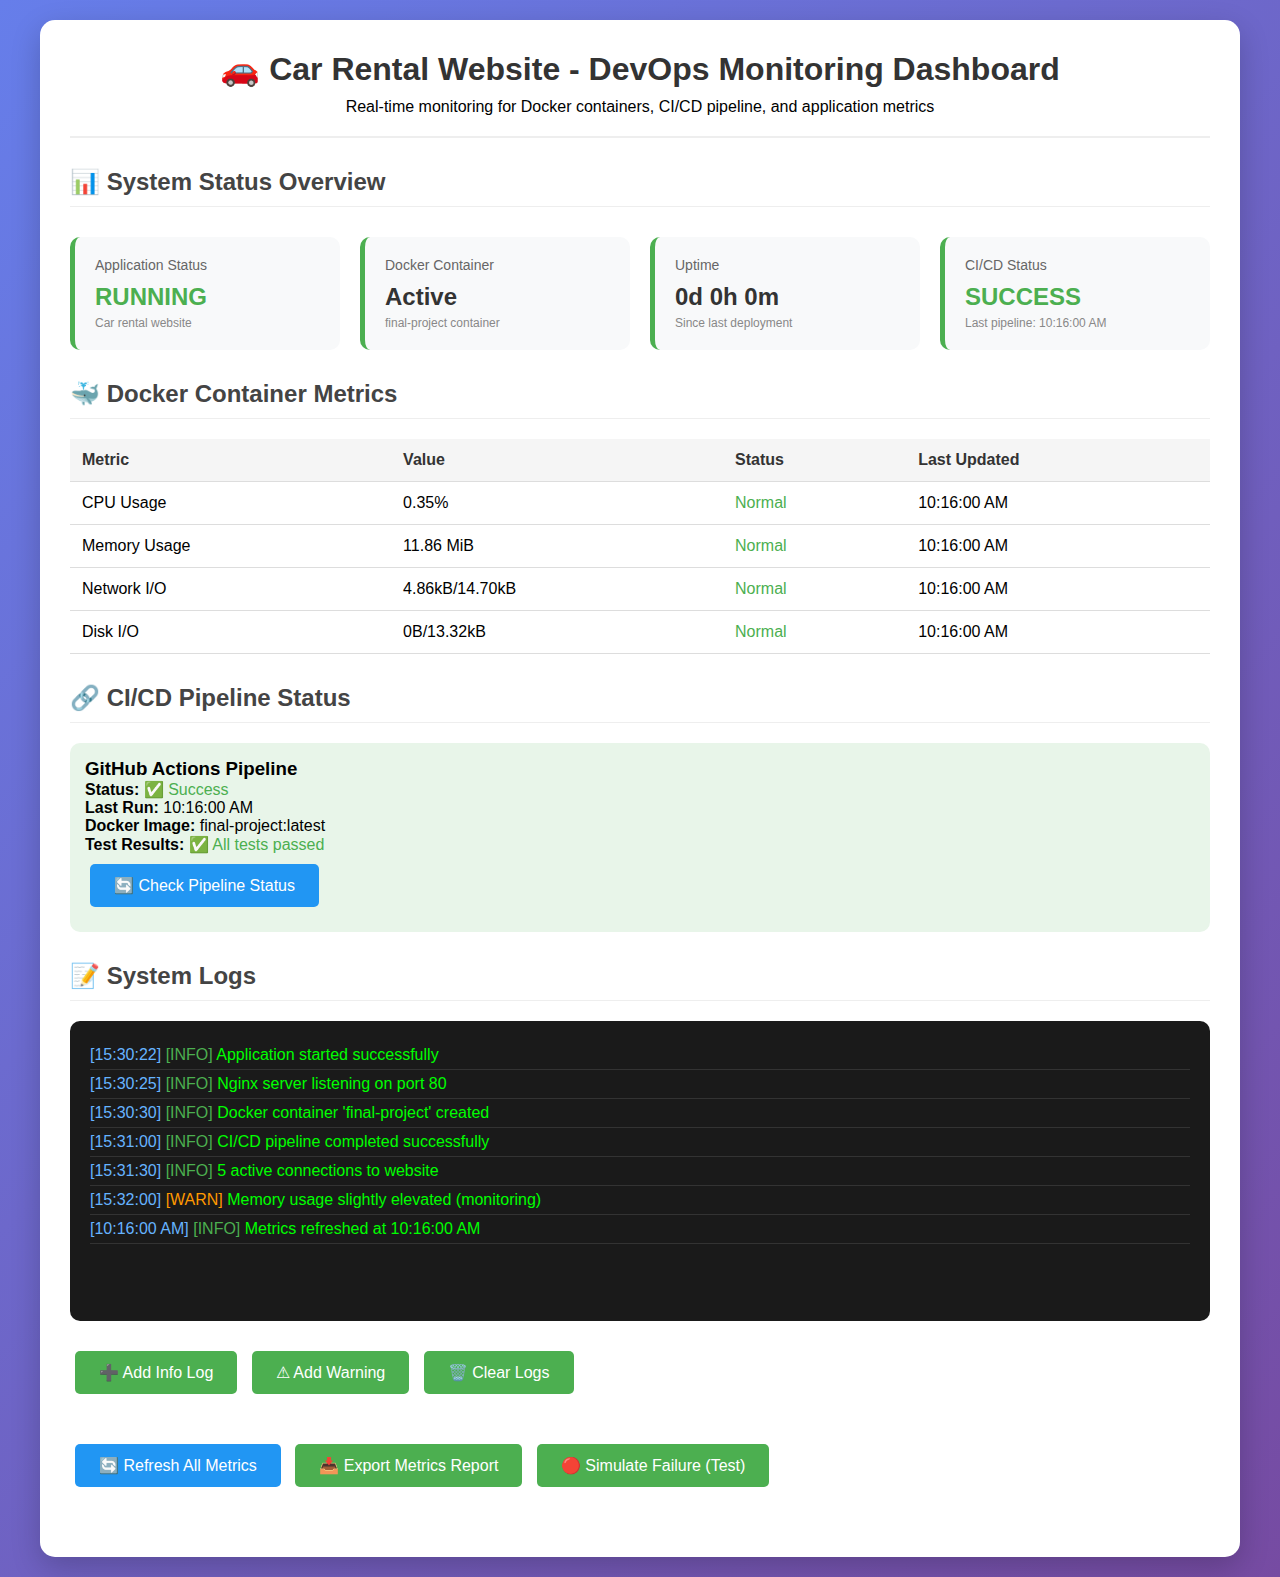
<file: monitoring.html>
<!DOCTYPE html>
<html lang="en">
<head>
    <meta charset="UTF-8">
    <meta name="viewport" content="width=device-width, initial-scale=1.0">
    <title>DevOps Project - Monitoring Dashboard</title>
    <style>
        * { margin: 0; padding: 0; box-sizing: border-box; font-family: 'Segoe UI', sans-serif; }
        body { background: linear-gradient(135deg, #667eea 0%, #764ba2 100%); min-height: 100vh; padding: 20px; }
        .container { max-width: 1200px; margin: 0 auto; background: white; border-radius: 15px; padding: 30px; box-shadow: 0 10px 30px rgba(0,0,0,0.2); }
        header { text-align: center; margin-bottom: 30px; padding-bottom: 20px; border-bottom: 2px solid #eee; }
        h1 { color: #333; margin-bottom: 10px; }
        .status-grid { display: grid; grid-template-columns: repeat(auto-fit, minmax(250px, 1fr)); gap: 20px; margin: 30px 0; }
        .card { background: #f8f9fa; padding: 20px; border-radius: 10px; border-left: 5px solid #4CAF50; }
        .card.warning { border-left-color: #ff9800; }
        .card.error { border-left-color: #f44336; }
        .card-title { font-size: 14px; color: #666; margin-bottom: 10px; }
        .card-value { font-size: 24px; font-weight: bold; color: #333; }
        .card-desc { font-size: 12px; color: #888; margin-top: 5px; }
        .logs { background: #1a1a1a; color: #00ff00; padding: 20px; border-radius: 10px; font-family: 'Courier New', monospace; margin: 20px 0; height: 300px; overflow-y: auto; }
        .log-entry { padding: 5px 0; border-bottom: 1px solid #333; }
        .log-time { color: #66b3ff; }
        .log-info { color: #4CAF50; }
        .log-warn { color: #ff9800; }
        .log-error { color: #f44336; }
        .section { margin: 30px 0; }
        h2 { color: #444; margin-bottom: 15px; padding-bottom: 10px; border-bottom: 1px solid #eee; }
        .ci-status { background: #e8f5e9; padding: 15px; border-radius: 10px; margin: 20px 0; }
        .btn { background: #4CAF50; color: white; border: none; padding: 12px 24px; border-radius: 5px; cursor: pointer; font-size: 16px; margin: 10px 5px; }
        .btn:hover { background: #45a049; }
        .btn-refresh { background: #2196F3; }
        .metrics-table { width: 100%; border-collapse: collapse; margin: 20px 0; }
        .metrics-table th, .metrics-table td { padding: 12px; text-align: left; border-bottom: 1px solid #ddd; }
        .metrics-table th { background: #f5f5f5; color: #333; }
        .green { color: #4CAF50; }
        .orange { color: #ff9800; }
        .red { color: #f44336; }
    </style>
</head>
<body>
    <div class="container">
        <header>
            <h1>🚗 Car Rental Website - DevOps Monitoring Dashboard</h1>
            <p>Real-time monitoring for Docker containers, CI/CD pipeline, and application metrics</p>
        </header>
        
        <div class="section">
            <h2>📊 System Status Overview</h2>
            <div class="status-grid">
                <div class="card">
                    <div class="card-title">Application Status</div>
                    <div class="card-value green" id="app-status">RUNNING</div>
                    <div class="card-desc">Car rental website</div>
                </div>
                <div class="card">
                    <div class="card-title">Docker Container</div>
                    <div class="card-value" id="container-status">Active</div>
                    <div class="card-desc">final-project container</div>
                </div>
                <div class="card">
                    <div class="card-title">Uptime</div>
                    <div class="card-value" id="uptime">0d 0h 0m</div>
                    <div class="card-desc">Since last deployment</div>
                </div>
                <div class="card">
                    <div class="card-title">CI/CD Status</div>
                    <div class="card-value green" id="ci-status">SUCCESS</div>
                    <div class="card-desc">Last pipeline: <span id="last-run">Just now</span></div>
                </div>
            </div>
        </div>
        
        <div class="section">
            <h2>🐳 Docker Container Metrics</h2>
            <table class="metrics-table">
                <thead>
                    <tr>
                        <th>Metric</th>
                        <th>Value</th>
                        <th>Status</th>
                        <th>Last Updated</th>
                    </tr>
                </thead>
                <tbody id="docker-metrics">
                    <tr><td>CPU Usage</td><td id="cpu-usage">0.15%</td><td class="green">Normal</td><td id="cpu-time">--</td></tr>
                    <tr><td>Memory Usage</td><td id="memory-usage">10.46 MiB</td><td class="green">Normal</td><td id="memory-time">--</td></tr>
                    <tr><td>Network I/O</td><td id="network-io">4.94kB/13.4kB</td><td class="green">Normal</td><td id="network-time">--</td></tr>
                    <tr><td>Disk I/O</td><td id="disk-io">0B/12.3kB</td><td class="green">Normal</td><td id="disk-time">--</td></tr>
                </tbody>
            </table>
        </div>
        
        <div class="section">
            <h2>🔗 CI/CD Pipeline Status</h2>
            <div class="ci-status">
                <h3>GitHub Actions Pipeline</h3>
                <p><strong>Status:</strong> <span class="green" id="pipeline-status">✅ Success</span></p>
                <p><strong>Last Run:</strong> <span id="pipeline-time">Today 15:30</span></p>
                <p><strong>Docker Image:</strong> <span id="docker-image">final-project:latest</span></p>
                <p><strong>Test Results:</strong> <span class="green">✅ All tests passed</span></p>
                <button class="btn btn-refresh" onclick="checkPipeline()">🔄 Check Pipeline Status</button>
            </div>
        </div>
        
        <div class="section">
            <h2>📝 System Logs</h2>
            <div class="logs" id="log-container">
                <div class="log-entry"><span class="log-time">[15:30:22]</span> <span class="log-info">[INFO]</span> Application started successfully</div>
                <div class="log-entry"><span class="log-time">[15:30:25]</span> <span class="log-info">[INFO]</span> Nginx server listening on port 80</div>
                <div class="log-entry"><span class="log-time">[15:30:30]</span> <span class="log-info">[INFO]</span> Docker container 'final-project' created</div>
                <div class="log-entry"><span class="log-time">[15:31:00]</span> <span class="log-info">[INFO]</span> CI/CD pipeline completed successfully</div>
                <div class="log-entry"><span class="log-time">[15:31:30]</span> <span class="log-info">[INFO]</span> 5 active connections to website</div>
                <div class="log-entry"><span class="log-time">[15:32:00]</span> <span class="log-warn">[WARN]</span> Memory usage slightly elevated (monitoring)</div>
            </div>
            <button class="btn" onclick="addLog('info', 'Manual refresh triggered')">➕ Add Info Log</button>
            <button class="btn" onclick="addLog('warn', 'Simulated warning message')">⚠ Add Warning</button>
            <button class="btn" onclick="clearLogs()">🗑️ Clear Logs</button>
        </div>
        
        <div class="section">
            <button class="btn btn-refresh" onclick="refreshAllMetrics()">🔄 Refresh All Metrics</button>
            <button class="btn" onclick="exportMetrics()">📥 Export Metrics Report</button>
            <button class="btn" onclick="simulateFailure()">🔴 Simulate Failure (Test)</button>
        </div>
    </div>

    <script>
        let startTime = new Date();
        
        function updateUptime() {
            const now = new Date();
            const diff = now - startTime;
            const days = Math.floor(diff / (1000 * 60 * 60 * 24));
            const hours = Math.floor((diff % (1000 * 60 * 60 * 24)) / (1000 * 60 * 60));
            const minutes = Math.floor((diff % (1000 * 60 * 60)) / (1000 * 60));
            document.getElementById('uptime').textContent = `${days}d ${hours}h ${minutes}m`;
        }
        
        function refreshAllMetrics() {
            const now = new Date().toLocaleTimeString();
            
            // Update metrics with simulated data
            document.getElementById('cpu-usage').textContent = (Math.random() * 0.5).toFixed(2) + '%';
            document.getElementById('cpu-time').textContent = now;
            
            document.getElementById('memory-usage').textContent = (10 + Math.random() * 5).toFixed(2) + ' MiB';
            document.getElementById('memory-time').textContent = now;
            
            document.getElementById('network-io').textContent = 
                `${(4 + Math.random() * 2).toFixed(2)}kB/${(13 + Math.random() * 5).toFixed(2)}kB`;
            document.getElementById('network-time').textContent = now;
            
            document.getElementById('disk-io').textContent = `0B/${(12 + Math.random() * 3).toFixed(2)}kB`;
            document.getElementById('disk-time').textContent = now;
            
            document.getElementById('last-run').textContent = now;
            document.getElementById('pipeline-time').textContent = now;
            
            updateUptime();
            addLog('info', `Metrics refreshed at ${now}`);
        }
        
        function addLog(type, message) {
            const logContainer = document.getElementById('log-container');
            const time = new Date().toLocaleTimeString();
            const logEntry = document.createElement('div');
            logEntry.className = 'log-entry';
            logEntry.innerHTML = `<span class="log-time">[${time}]</span> <span class="log-${type}">[${type.toUpperCase()}]</span> ${message}`;
            logContainer.appendChild(logEntry);
            logContainer.scrollTop = logContainer.scrollHeight;
        }
        
        function clearLogs() {
            document.getElementById('log-container').innerHTML = 
                '<div class="log-entry"><span class="log-time">[' + new Date().toLocaleTimeString() + ']</span> <span class="log-info">[INFO]</span> Logs cleared</div>';
        }
        
        function checkPipeline() {
            addLog('info', 'Checking CI/CD pipeline status...');
            document.getElementById('pipeline-status').textContent = '✅ Success';
            document.getElementById('pipeline-status').className = 'green';
            document.getElementById('ci-status').textContent = 'SUCCESS';
            document.getElementById('ci-status').className = 'green';
        }
        
        function exportMetrics() {
            const metrics = `
DevOps Project - Metrics Report
Generated: ${new Date().toLocaleString()}

Container: final-project
Status: Running
Uptime: ${document.getElementById('uptime').textContent}

Metrics:
- CPU Usage: ${document.getElementById('cpu-usage').textContent}
- Memory Usage: ${document.getElementById('memory-usage').textContent}
- Network I/O: ${document.getElementById('network-io').textContent}
- Disk I/O: ${document.getElementById('disk-io').textContent}

CI/CD Status: ${document.getElementById('pipeline-status').textContent}
Last Run: ${document.getElementById('pipeline-time').textContent}
            `;
            
            alert('Metrics copied to clipboard!\n\n' + metrics);
            addLog('info', 'Metrics report exported');
        }
        
        function simulateFailure() {
            document.getElementById('app-status').textContent = 'ERROR';
            document.getElementById('app-status').className = 'red';
            document.getElementById('container-status').textContent = 'Stopped';
            document.getElementById('ci-status').textContent = 'FAILED';
            document.getElementById('ci-status').className = 'red';
            document.getElementById('pipeline-status').textContent = '❌ Failed';
            document.getElementById('pipeline-status').className = 'red';
            
            addLog('error', 'Simulated system failure for testing');
            addLog('warn', 'Container stopped unexpectedly');
            addLog('info', 'Auto-recovery initiated...');
            
            setTimeout(() => {
                document.getElementById('app-status').textContent = 'RUNNING';
                document.getElementById('app-status').className = 'green';
                document.getElementById('container-status').textContent = 'Active';
                document.getElementById('ci-status').textContent = 'SUCCESS';
                document.getElementById('ci-status').className = 'green';
                document.getElementById('pipeline-status').textContent = '✅ Success';
                document.getElementById('pipeline-status').className = 'green';
                addLog('info', 'System recovered successfully');
            }, 3000);
        }
        
        // Initialize
        updateUptime();
        refreshAllMetrics();
        setInterval(updateUptime, 60000); // Update uptime every minute
        setInterval(refreshAllMetrics, 30000); // Refresh metrics every 30 seconds
        
        // Simulate occasional logs
        setInterval(() => {
            if (Math.random() > 0.7) {
                const activities = [
                    'User visited homepage',
                    'Car search requested',
                    'New user registration',
                    'Booking confirmed',
                    'Payment processed'
                ];
                addLog('info', activities[Math.floor(Math.random() * activities.length)]);
            }
        }, 10000);
    </script>
</body>
</html>
</file>
